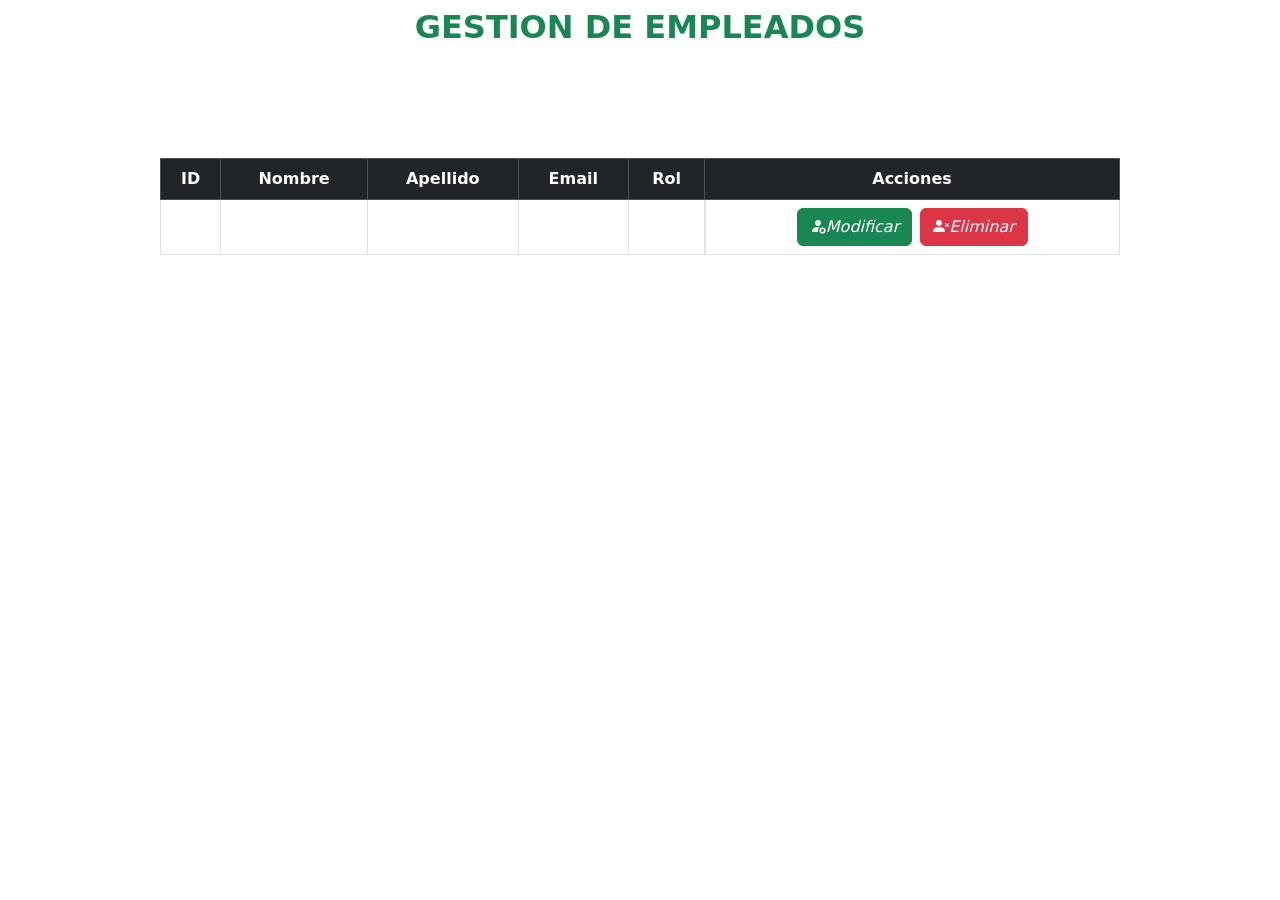
<file: inventario/src/main/resources/templates/empleados.html>
<!doctype html>
<html lang="en" xmlns:th="http://www.thymeleaf.org">
  <head>
    <meta charset="UTF-8" />
    <meta name="viewport" content="width=device-width, initial-scale=1.0" />
    <title>Document</title>
    <link
      href="https://cdn.jsdelivr.net/npm/bootstrap@5.3.8/dist/css/bootstrap.min.css"
      rel="stylesheet"
      integrity="sha384-sRIl4kxILFvY47J16cr9ZwB07vP4J8+LH7qKQnuqkuIAvNWLzeN8tE5YBujZqJLB"
      crossorigin="anonymous"
    />
    <link
      href="https://cdn.jsdelivr.net/npm/bootstrap-icons@1.11.0/font/bootstrap-icons.min.css"
      rel="stylesheet"
    />
    <link rel="stylesheet" th:href="@{/css/main.css}" />
  </head>
  <body>
    <div th:replace="layouts :: mobile_navbar"></div>
    <div th:replace="layouts :: offcanvas_sidebar"></div>
    <div class="main-container">
      <div th:replace="layouts :: sidebar"></div>
      <div class="container-right">
        <div class="title p-2">
          <h2 class="text-center text-success fw-bold">GESTION DE EMPLEADOS</h2>
        </div>
        <!-- <form
          th:action="@{/empleados/guardar}"
          th:object="${empleado}"
          method="post"
          class="row g-3 mt-3 w-75 mx-auto"
        >
          <div class="col-12 col-md-6">
            <label for="nombre" class="form-label">Nombre del empleado</label>
            <input
              id="nombre"
              th:field="*{nombre}"
              th:classappend="${#fields.hasErrors('nombre')} ? 'is-invalid'"
              class="form-control"
              type="text"
              placeholder="Juan"
            />
            <div class="invalid-feedback" th:errors="*{nombre}"></div>
          </div>

          <div class="col-12 col-md-6">
            <label for="apellido" class="form-label"
              >Apellido del empleado</label
            >
            <input
              id="apellido"
              th:field="*{apellido}"
              th:classappend="${#fields.hasErrors('apellido')} ? 'is-invalid'"
              class="form-control"
              type="text"
              placeholder="Perez"
            />
            <div class="invalid-feedback" th:errors="*{apellido}"></div>
          </div>

          <div class="col-12 col-md-6">
            <label for="email" class="form-label">Correo del empleado</label>
            <input
              id="email"
              th:field="*{email}"
              th:classappend="${#fields.hasErrors('email')} ? 'is-invalid'"
              class="form-control"
              type="email"
              placeholder="user@ejemplo.com"
            />
            <div class="invalid-feedback" th:errors="*{email}"></div>
          </div>

          <div class="col-12 col-md-6">
            <label for="password" class="form-label">Contraseña</label>
            <input
              id="password"
              th:field="*{password}"
              th:classappend="${#fields.hasErrors('password')} ? 'is-invalid'"
              class="form-control"
              type="password"
              placeholder="&#x2022;&#x2022;&#x2022;&#x2022;&#x2022;&#x2022;"
            />
            <div class="invalid-feedback" th:errors="*{password}"></div>
          </div>

          <div class="col-12 col-md-6">
            <label for="rol" class="form-label">Rol del empleado</label>
            <select
              id="rol"
              th:field="*{rol}"
              th:classappend="${#fields.hasErrors('rol')} ? 'is-invalid'"
              class="form-select"
            >
              <option value="">Selecciona un rol</option>
              <option
                th:each="r : ${T(com.proyecto.sistema.inventario.entities.Rol).values()}"
                th:value="${r}"
                th:text="${r}"
              ></option>
            </select>
            <div class="invalid-feedback" th:errors="*{rol}"></div>
          </div>

          <div class="col-12 col-md-6 d-flex align-items-end">
            <button class="btn btn-primary w-100" type="submit">Añadir</button>
          </div>
        </form> -->

        <div class="table-responsive mt-5">
          <table class="table mt-5 w-75 text-center mx-auto table-bordered">
            <thead class="table-dark">
              <tr>
                <th>ID</th>
                <th>Nombre</th>
                <th>Apellido</th>
                <th>Email</th>
                <th>Rol</th>
                <th>Acciones</th>
              </tr>
            </thead>
            <tbody>
              <tr th:each="emp : ${listar}">
                <td th:text="${emp.id}"></td>
                <td th:text="${emp.nombre}"></td>
                <td th:text="${emp.apellido}"></td>
                <td th:text="${emp.email}"></td>
                <td th:text="${emp.rol}"></td>
                <td class="d-flex gap-2 justify-content-center">
                  <button
                    class="btn btn-success"
                    type="button"
                    aria-label="Modificar empleado"
                    data-bs-toggle="modal"
                    data-bs-target="#modalEditarEmpleado"
                    th:attr="data-id=${emp.id}, data-nombre=${emp.nombre}, data-apellido=${emp.apellido}, data-email=${emp.email}, data-password=${emp.password}, data-rol=${emp.rol}"
                    onclick="cargarDatosModal(this)"
                  >
                    <i class="bi bi-person-fill-gear">Modificar</i>
                  </button>
                  <form
                    th:action="@{/empleados/eliminar/{id}(id=${emp.id})}"
                    method="post"
                  >
                    <button
                      class="btn btn-danger"
                      type="submit"
                      onclick="return confirm('¿Estás seguro...?');"
                    >
                      <i class="bi bi-person-x-fill">Eliminar</i>
                    </button>
                  </form>
                </td>
              </tr>
            </tbody>
          </table>
        </div>
      </div>
    </div>

    <div
      class="modal fade"
      id="modalEditarEmpleado"
      tabindex="-1"
      aria-labelledby="modalEditarEmpleadoLabel"
      aria-hidden="true"
    >
      <div class="modal-dialog modal-dialog-centered">
        <div class="modal-content">
          <div class="modal-header">
            <h5 class="modal-title fw-semibold" id="modalEditarEmpleadoLabel">
              Editar empleado
            </h5>
            <button
              type="button"
              class="btn-close"
              data-bs-dismiss="modal"
              aria-label="Cerrar"
            ></button>
          </div>
          <div class="modal-body">
            <form
              th:action="@{/empleados/guardar}"
              th:object="${empleado}"
              method="post"
              class="row g-3"
            >
              <input type="hidden" name="id" id="editarId" />
              <div class="col-12">
                <label class="form-label" for="editarNombre">Nombre</label>
                <input
                  id="editarNombre"
                  name="nombre"
                  class="form-control"
                  type="text"
                  placeholder="Juan"
                  required
                />
              </div>
              <div class="col-12">
                <label class="form-label" for="editarApellido">Apellido</label>
                <input
                  id="editarApellido"
                  name="apellido"
                  class="form-control"
                  type="text"
                  placeholder="Perez"
                  required
                />
              </div>
              <div class="col-12">
                <label class="form-label" for="editarEmail">Correo</label>
                <input
                  id="editarEmail"
                  name="email"
                  class="form-control"
                  type="email"
                  placeholder="user@ejemplo.com"
                  required
                />
              </div>
              <div class="col-12">
                <label class="form-label" for="editarPassword"
                  >Contraseña</label
                >
                <input
                  id="editarPassword"
                  name="password"
                  class="form-control"
                  type="password"
                  placeholder="********"
                  required
                />
              </div>
              <div class="col-12">
                <label class="form-label" for="editarRol">Rol</label>
                <select id="editarRol" name="rol" class="form-select" required>
                  <option value="" selected disabled>Selecciona un rol</option>
                  <option
                    th:each="r : ${T(com.proyecto.sistema.inventario.entities.Rol).values()}"
                    th:value="${r}"
                    th:text="${r}"
                  ></option>
                </select>
              </div>
              <div class="modal-footer">
                <button
                  type="button"
                  class="btn btn-outline-secondary"
                  data-bs-dismiss="modal"
                >
                  Cancelar
                </button>
                <button type="submit" class="btn btn-success">Guardar</button>
              </div>
            </form>
          </div>
        </div>
      </div>
    </div>

    <script th:src="@{/js/empleado.js}"></script>
    <script
      src="https://cdn.jsdelivr.net/npm/bootstrap@5.3.8/dist/js/bootstrap.bundle.min.js"
      integrity="sha384-FKyoEForCGlyvwx9Hj09JcYn3nv7wiPVlz7YYwJrWVcXK/BmnVDxM+D2scQbITxI"
      crossorigin="anonymous"
    ></script>
  </body>
</html>
</file>
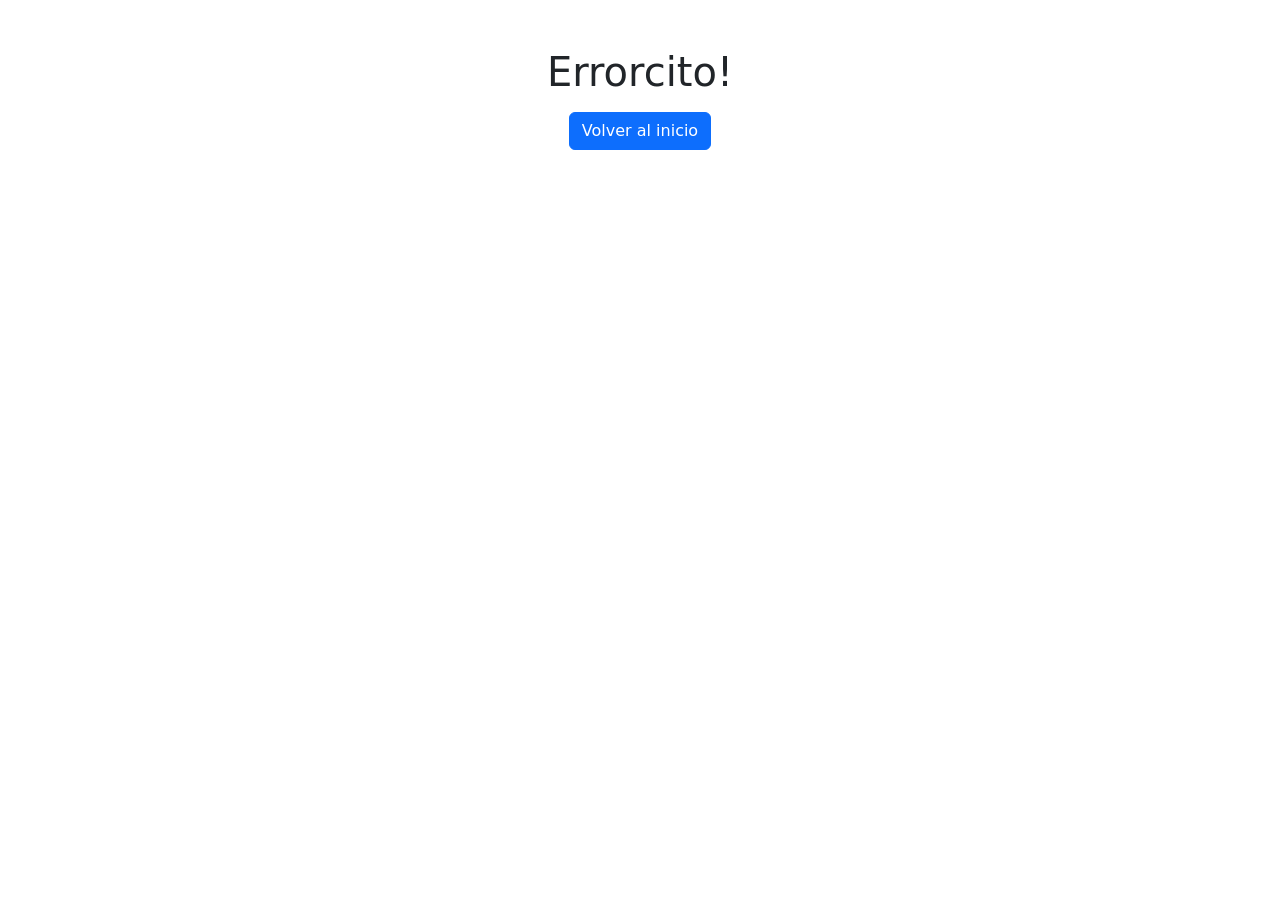
<file: inventario/src/main/resources/templates/error404.html>
<!DOCTYPE html>
<html lang="en" xmlns:th="http://www.thymeleaf.org">
<head>
    <meta charset="UTF-8">
    <title>Error</title>
    <link href="https://cdn.jsdelivr.net/npm/bootstrap@5.3.8/dist/css/bootstrap.min.css" rel="stylesheet">
</head>
<body>
    <div class="container-fluid mt-5">
        <div class="text-center" role="alert">
            <h1 class="alert-heading" th:text="|Error: ${error}|">Errorcito!</h1>
            <p th:text="${mensaje}"></p>
            <p class="text-muted" th:text="${detalle}"></p>
            <a th:href="@{/usuarios}" class="btn btn-primary">Volver al inicio</a>
        </div>
    </div>
</body>
</html>
</file>
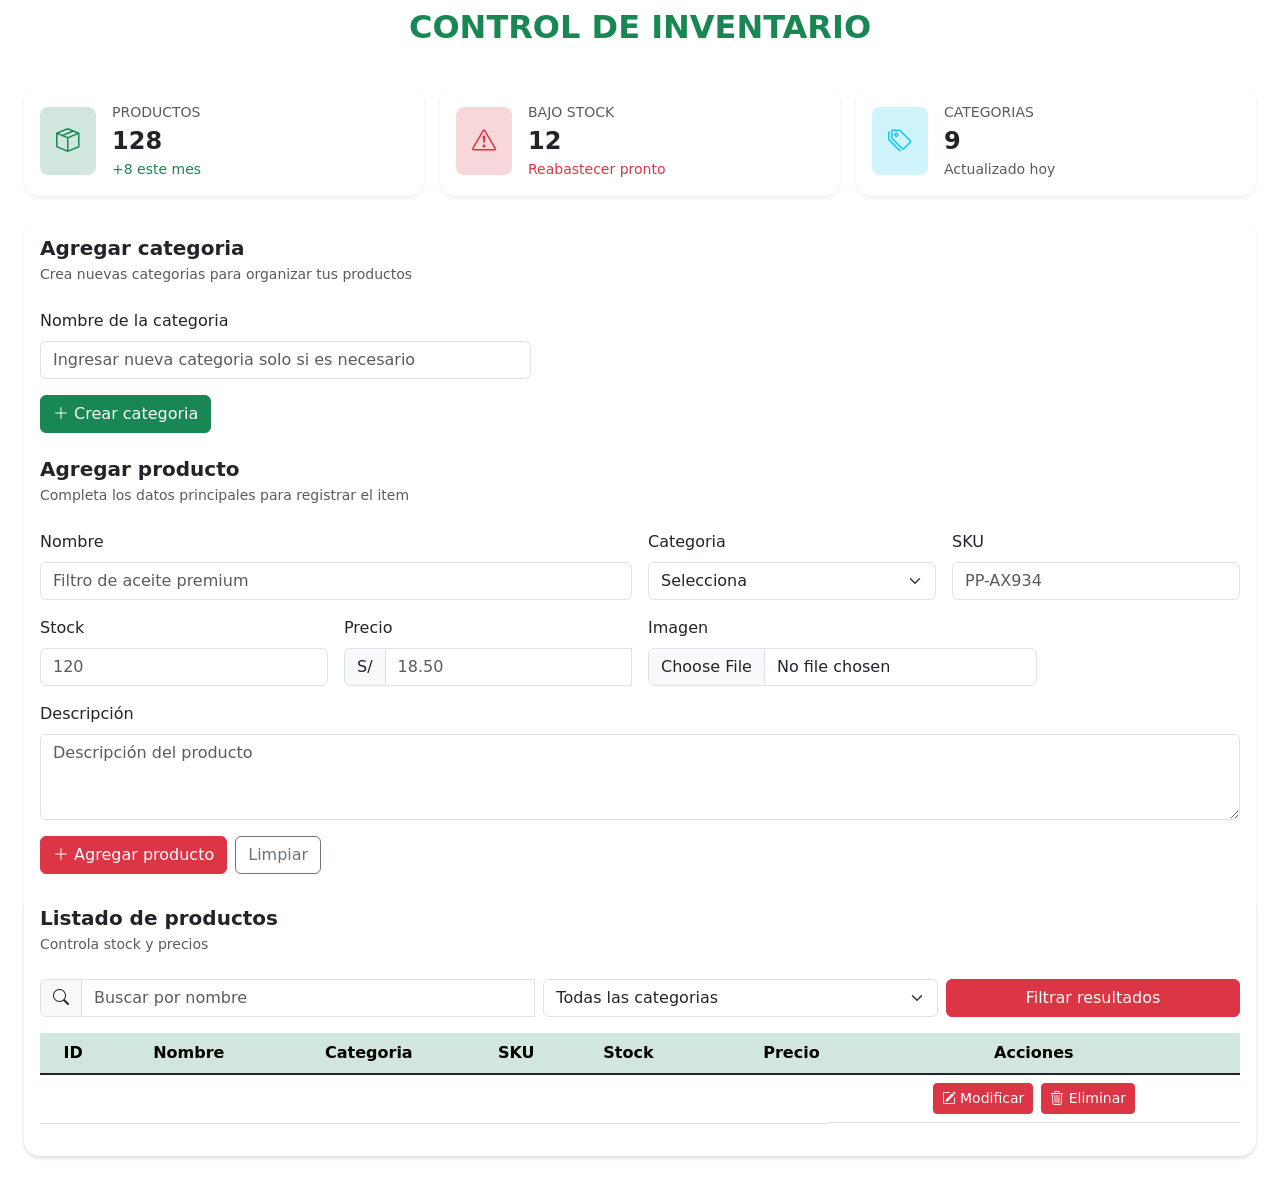
<file: inventario/src/main/resources/templates/inventario.html>
<!doctype html>
<html lang="en" xmlns:th="https://www.thymeleaf.org">

<head>
  <meta charset="UTF-8" />
  <meta name="viewport" content="width=device-width, initial-scale=1.0" />
  <title>Control de Inventario</title>
  <link href="https://cdn.jsdelivr.net/npm/bootstrap@5.3.8/dist/css/bootstrap.min.css" rel="stylesheet"
    integrity="sha384-sRIl4kxILFvY47J16cr9ZwB07vP4J8+LH7qKQnuqkuIAvNWLzeN8tE5YBujZqJLB" crossorigin="anonymous" />
  <link href="https://cdn.jsdelivr.net/npm/bootstrap-icons@1.11.0/font/bootstrap-icons.min.css" rel="stylesheet" />
  <link rel="stylesheet" th:href="@{/css/main.css}" />
</head>

<body>
  <div th:replace="layouts :: mobile_navbar"></div>
  <div th:replace="layouts :: offcanvas_sidebar"></div>
  <div class="main-container">
    <div th:replace="layouts :: sidebar"></div>

    <div class="container-right">
      <div class="title p-2">
        <h2 class="text-center text-success fw-bold">
          CONTROL DE INVENTARIO
        </h2>
      </div>
      <div class="p-4">
        <!-- CARDS ESSTADISTICAS -->
        <div class="row g-3 mb-4">
          <div class="col-12 col-md-4">
            <div class="card border-0 shadow-sm rounded-4">
              <div class="card-body d-flex align-items-center gap-3">
                <div
                  class="bg-success-subtle text-success rounded-3 p-3 d-flex align-items-center justify-content-center">
                  <i class="bi bi-box-seam fs-4"></i>
                </div>
                <div>
                  <div class="text-muted small text-uppercase">Productos</div>
                  <div class="fs-4 fw-semibold" th:text="${totalProductos}">128</div>
                  <div class="small text-success">+8 este mes</div>
                </div>
              </div>
            </div>
          </div>
          <div class="col-12 col-md-4">
            <div class="card border-0 shadow-sm rounded-4">
              <div class="card-body d-flex align-items-center gap-3">
                <div
                  class="bg-danger-subtle text-danger rounded-3 p-3 d-flex align-items-center justify-content-center">
                  <i class="bi bi-exclamation-triangle fs-4"></i>
                </div>
                <div>
                  <div class="text-muted small text-uppercase">
                    Bajo stock
                  </div>
                  <div class="fs-4 fw-semibold" th:text="${bajoStock}">12</div>
                  <div class="small text-danger">Reabastecer pronto</div>
                </div>
              </div>
            </div>
          </div>
          <div class="col-12 col-md-4">
            <div class="card border-0 shadow-sm rounded-4">
              <div class="card-body d-flex align-items-center gap-3">
                <div class="bg-info-subtle text-info rounded-3 p-3 d-flex align-items-center justify-content-center">
                  <i class="bi bi-tags fs-4"></i>
                </div>
                <div>
                  <div class="text-muted small text-uppercase">
                    Categorias
                  </div>
                  <div class="fs-4 fw-semibold" th:text="${totalCategorias}">9</div>
                  <div class="small text-muted">Actualizado hoy</div>
                </div>
              </div>
            </div>
          </div>
        </div>
        <!-- SECCTION AGREGAR PRODUCTO -->
        <div class="card border-0 shadow-sm rounded-4 mb-4">
          <div class="card-body">
            <!-- FORMULARIO AGREGAR CATEGORIA -->
            <div>
              <h5 class="mb-1 fw-bold">Agregar categoria</h5>
              <div class="text-muted small">
                Crea nuevas categorias para organizar tus productos
              </div>
              <form th:action="@{/inventario/categorias}" th:object="${categoria}" class="row g-3 mt-2 mb-2"
                method="post">
                <div class="col-12 col-md-5">
                  <label class="form-label" for="nombreCategoria">Nombre de la categoria</label>
                  <input class="form-control" th:field="*{nombre}" type="text"
                    placeholder="Ingresar nueva categoria solo si es necesario" required>
                </div>
                <div>
                  <button class="btn btn-success" type="submit">
                    <i class="bi bi-plus-lg"></i>
                    Crear categoria</button>
                </div>
              </form>
              <div class="mt-4">
                <h5 class="mb-1 fw-bold">Agregar producto</h5>
                <div class="text-muted small">
                  Completa los datos principales para registrar el item
                </div>
              </div>
              <!-- FORMULARIO DE REGISTRO DE PRODUCTO -->
              <form class="row g-3 mt-2" method="post" th:object="${producto}" th:action="@{/inventario/productos}"
                enctype="multipart/form-data">
                <!-- LLENAR NOMBRE DEL PRODUCTO -->
                <div class="col-12 col-md-6">
                  <label class="form-label" for="nombreProducto">Nombre</label>
                  <input id="nombreProducto" class="form-control" th:field="*{nombre}"
                    th:classappend="${#fields.hasErrors('nombre')} ? 'is-invalid'" type="text"
                    placeholder="Filtro de aceite premium" />
                  <div class="invalid-feedback" th:errors="*{nombre}"></div>
                </div>
                <!-- SELECCIONAR CATEGORIA -->
                <div class="col-12 col-md-3">
                  <label class="form-label" for="categoriaProducto">
                    Categoria
                  </label>
                  <select id="categoriaProducto" class="form-select" th:field="*{categoria.id}"
                    th:classappend="${#fields.hasErrors('categoriaSeleccionada')} ? 'is-invalid'">
                    <option value="" selected aria-readonly="true">Selecciona</option>
                    <option th:each="c : ${categorias}" th:value="${c.id}" th:text="${c.nombre}"></option>
                  </select>
                  <div class="invalid-feedback" th:errors="*{categoriaSeleccionada}"></div>
                </div>
                <!-- LLENAR SKU DEL PRODUCTO -->
                <div class="col-12 col-md-3">
                  <label class="form-label" for="skuProducto">SKU</label>
                  <input id="skuProducto" class="form-control" th:field="*{sku}"
                    th:classappend="${#fields.hasErrors('sku')} ? 'is-invalid'" type="text" placeholder="PP-AX934" />
                  <div class="invalid-feedback" th:errors="*{sku}"></div>
                </div>
                <!-- LLENAR STOCK DEL PRODUCTO -->
                <div class="col-12 col-md-3">
                  <label class="form-label" for="stockProducto">Stock</label>
                  <input id="stockProducto" class="form-control" th:field="*{stock}"
                    th:classappend="${#fields.hasErrors('stock')} ? 'is-invalid'" type="number" min="0" step="1"
                    placeholder="120" />
                  <div class="invalid-feedback" th:errors="*{stock}"></div>
                </div>
                <!-- LLENAR PRECIO DEL PRODUCTO -->
                <div class="col-12 col-md-3">
                  <label class="form-label" for="precioProducto">Precio</label>
                  <div class="input-group">
                    <span class="input-group-text">S/</span>
                    <input id="precioProducto" class="form-control" th:field="*{precio}"
                      th:classappend="${#fields.hasErrors('precio')} ? 'is-invalid'" type="number" min="0" step="0.01"
                      placeholder="18.50" />
                    <div class="invalid-feedback" th:errors="*{precio}"></div>
                  </div>
                </div>
                <!-- INSERTAR IMAGEN DEL PRODUCTO -->
                <div class="col-md-4 col-12">
                  <label for="imagenProducto" class="form-label">Imagen</label>
                  <input type="file" name="archivoImagen" accept="image/*" id="imagenProducto" class="form-control">
                  <div class="invalid-feedback"></div>
                </div>
                <!-- LLENAR DESCRIPCION DEL PRODUCTO -->
                <div class="col-12">
                  <label class="form-label" for="descripcionProducto">Descripción</label>
                  <textarea id="descripcionProducto" class="form-control" th:field="*{descripcion}"
                    th:classappend="${#fields.hasErrors('descripcion')} ? 'is-invalid'"
                    placeholder="Descripción del producto" rows="3"></textarea>
                  <div class="invalid-feedback" th:errors="*{descripcion}"></div>
                </div>
                <div class="col-12 d-flex flex-wrap gap-2">
                  <button class="btn btn-danger" type="submit">
                    <i class="bi bi-plus-lg"></i>
                    Agregar producto
                  </button>
                  <button class="btn btn-outline-secondary" type="reset">
                    Limpiar
                  </button>
                </div>
              </form>
            </div>
          </div>
          <!-- TABLE DE PRODUCTOS -->
          <div class="card border-0 shadow-sm rounded-4">
            <div class="card-body">
              <div>
                <h5 class="mb-1 fw-semibold">Listado de productos</h5>
                <div class="text-muted small">Controla stock y precios</div>
              </div>
              <form class="row g-2 mt-3" th:action="@{/inventario}" method="get">
                <div class="col-12 col-md-5">
                  <div class="input-group">
                    <span class="input-group-text">
                      <i class="bi bi-search"></i>
                    </span>
                    <input class="form-control" id="buscarProducto" name="q" th:value="${q}" list="sugerenciaProductos"
                      type="text" placeholder="Buscar por nombre" />
                    <datalist id="sugerenciaProductos"></datalist>
                  </div>
                </div>
                <div class="col-12 col-md-4">
                  <select class="form-select" name="categoriaId">
                    <option value="">Todas las categorias</option>
                    <option th:each="c : ${categorias}" th:text="${c.nombre}" th:value="${c.id}"
                      th:selected="${categoriaId != null and categoriaId == c.id}"></option>
                  </select>
                </div>
                <div class="col-12 col-md-3">
                  <button class="btn btn-danger w-100" type="submit">
                    Filtrar resultados
                  </button>
                </div>
              </form>

              <div class="table-responsive mt-3">
                <table class="table align-middle table-hover">
                  <thead class="table-success">
                    <tr class="text-center">
                      <th>ID</th>
                      <th>Nombre</th>
                      <th>Categoria</th>
                      <th>SKU</th>
                      <th>Stock</th>
                      <th class="text-end">Precio</th>
                      <th>Acciones</th>
                    </tr>
                  </thead>
                  <tbody class="table-group-divider">
                    <tr th:each=" p : ${productos}" class="text-center">
                      <td th:text="${p.id}"></td>
                      <td th:text="${p.nombre}"></td>
                      <td th:text="${p.categoria.nombre}"></td>
                      <td th:text="${p.sku}"></td>
                      <td th:text="${p.stock}"></td>
                      <td class="text-end" th:text="|S/ ${p.precio}|"></td>
                      <td class="d-flex gap-2 justify-content-center">
                        <button class="btn btn-sm btn-danger" type="button" data-bs-toggle="modal"
                          data-bs-target="#editarProducto" th:attr="data-id=${p.id}, data-nombre=${p.nombre},
                          data-categoria=${p.categoria.id},data-sku=${p.sku},
                          data-stock=${p.stock}, data-precio=${p.precio}, data-descripcion=${p.descripcion}"
                          onclick="cargarDatosModal(this)">
                          <i class="bi bi-pencil-square"></i>
                          Modificar
                        </button>
                        <a class="btn btn-sm btn-danger" type="button"
                          th:href="@{/inventario/productos/eliminar/{id}(id=${p.id})}">
                          <i class="bi bi-trash3"></i>
                          Eliminar
                        </a>
                      </td>
                    </tr>
                  </tbody>
                </table>
              </div>
            </div>
          </div>
        </div>
      </div>
    </div>

    <!-- MODAL EDITAR PRODUCTO -->
    <div class="modal fade" id="editarProducto" tabindex="-1" aria-labelledby="modalEditarProductoLabel"
      aria-hidden="true">
      <div class="modal-dialog modal-dialog-centered modal-lg">
        <div class="modal-content">
          <div class="modal-header">
            <h5 class="modal-title fw-semibold" id="modalEditarProductoLabel">
              Editar producto
            </h5>
            <button type="button" class="btn-close" data-bs-dismiss="modal" aria-label="Cerrar"></button>
          </div>
          <div class="modal-body">
            <form th:action="@{/inventario/productos}" class="row g-3" method="post" enctype="multipart/form-data">
              <input type="hidden" name="id" id="editarId" />
              <div class="col-12">
                <label class="form-label" for="editarNombreProducto">Nombre</label>
                <input id="editarNombreProducto" name="nombre" class="form-control" type="text"
                  placeholder="Filtro de aceite premium" required />
              </div>

              <div class="col-12 col-md-6">
                <label class="form-label" for="editarCategoriaProducto">Categoría</label>
                <select id="editarCategoriaProducto" name="categoria" class="form-select" required>
                  <option value="" disabled>Selecciona</option>
                  <option th:each="c : ${categorias}" th:value="${c.id}" th:text="${c.nombre}"></option>

                </select>
              </div>

              <div class="col-12 col-md-6">
                <label class="form-label" for="editarSkuProducto">SKU</label>
                <input id="editarSkuProducto" name="sku" class="form-control" type="text" placeholder="PP-AX934" />
              </div>

              <div class="col-12 col-md-3">
                <label class="form-label" for="editarStockProducto">Stock</label>
                <input id="editarStockProducto" name="stock" class="form-control" type="number" min="0" step="1"
                  required />
              </div>

              <div class="col-12 col-md-3">
                <label class="form-label" for="editarPrecioProducto">Precio</label>
                <div class="input-group">
                  <span class="input-group-text">S/</span>
                  <input id="editarPrecioProducto" name="precio" class="form-control" min="0" step="0.01" type="number"
                    required />
                </div>
              </div>
              <div class="col-12 col-md-6">
                <label for="editarImagenProducto" class="form-label">Imagen</label>
                <input type="file" name="archivoImagen" id="editarImagenProducto" class="form-control" accept="image/*">
              </div>
              <div class="col-12">
                <label for="editarDescripcionProducto" class="form-label">Descripcion</label>
                <textarea name="descripcion" id="editarDescripcionProducto" class="form-control" required></textarea>
              </div>

              <div class="modal-footer w-100 px-0 pb-0 mt-3 border-0">
                <button type="button" class="btn btn-outline-secondary" data-bs-dismiss="modal">
                  Cancelar
                </button>
                <button type="submit" class="btn btn-success">Guardar</button>
              </div>
            </form>
          </div>
        </div>
      </div>
    </div>

    <script th:src="@{/js/inventario.js}"></script>
    <script src="https://cdn.jsdelivr.net/npm/bootstrap@5.3.8/dist/js/bootstrap.bundle.min.js"
      integrity="sha384-FKyoEForCGlyvwx9Hj09JcYn3nv7wiPVlz7YYwJrWVcXK/BmnVDxM+D2scQbITxI"
      crossorigin="anonymous"></script>
</body>

</html>
</file>
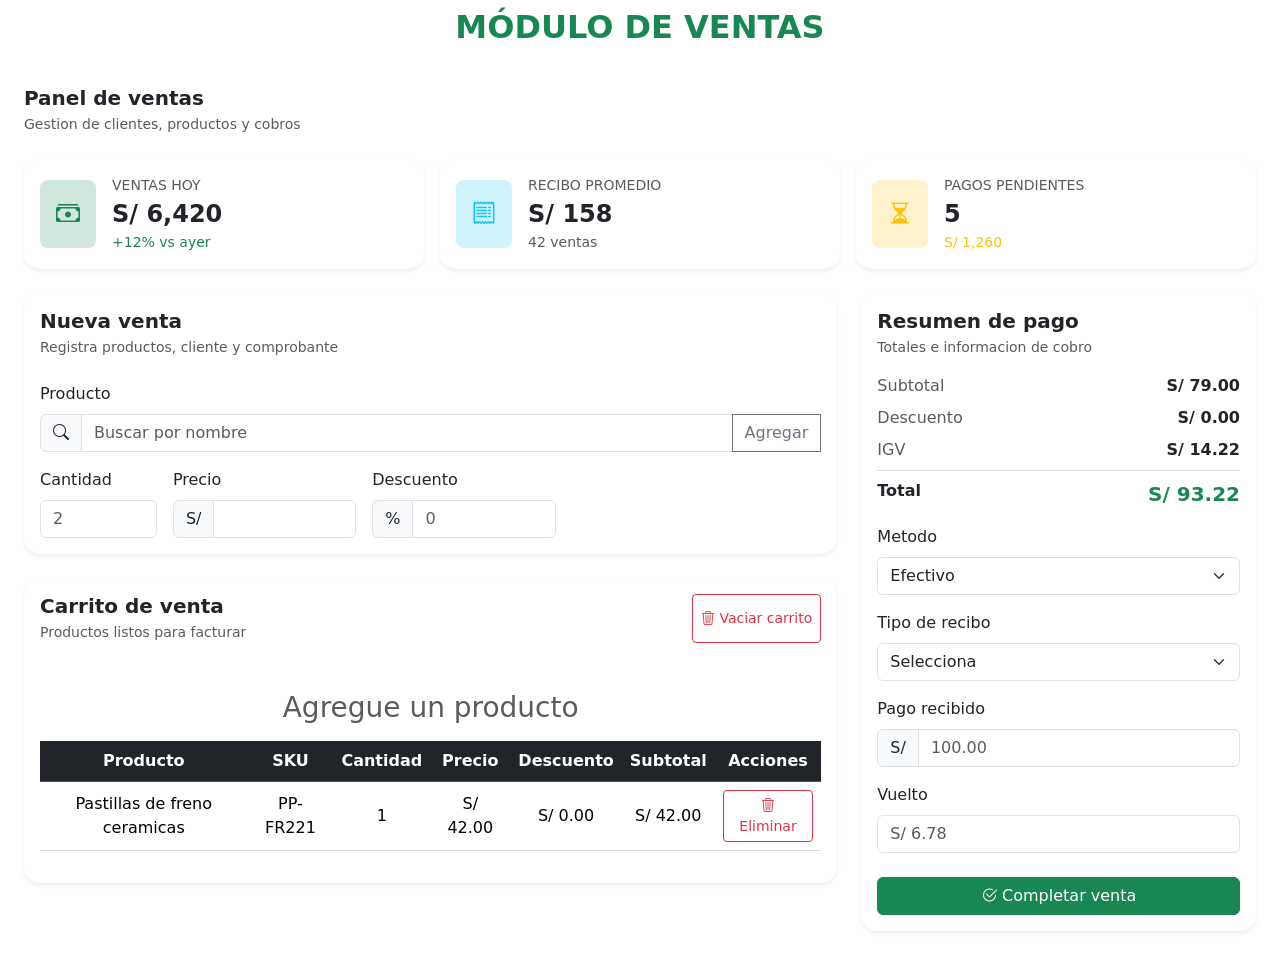
<file: inventario/src/main/resources/templates/ventas.html>
<!doctype html>
<html lang="en" xmlns:th="http://www.thymeleaf.org">
  <head>
    <meta charset="UTF-8" />
    <meta name="viewport" content="width=device-width, initial-scale=1.0" />
    <title>Modulo de ventas</title>
    <link
      href="https://cdn.jsdelivr.net/npm/bootstrap@5.3.8/dist/css/bootstrap.min.css"
      rel="stylesheet"
      integrity="sha384-sRIl4kxILFvY47J16cr9ZwB07vP4J8+LH7qKQnuqkuIAvNWLzeN8tE5YBujZqJLB"
      crossorigin="anonymous"
    />
    <link
      href="https://cdn.jsdelivr.net/npm/bootstrap-icons@1.11.0/font/bootstrap-icons.min.css"
      rel="stylesheet"
    />
    <link
      href="https://fonts.googleapis.com/css2?family=Space+Grotesk:wght@400;500;600;700&display=swap"
      rel="stylesheet"
    />
    <link rel="stylesheet" th:href="@{/css/main.css}" />
  </head>
  <body>
    <div th:replace="layouts :: mobile_navbar"></div>
    <div th:replace="layouts :: offcanvas_sidebar"></div>
    <div class="main-container">
      <div th:replace="layouts :: sidebar"></div>
      <div class="container-right">
        <div class="title p-2">
          <h2 class="text-center text-success fw-bold">MÓDULO DE VENTAS</h2>
        </div>
        <div class="p-4">
          <div class="mb-4">
            <h5 class="fw-semibold mb-1">Panel de ventas</h5>
            <div class="text-muted small">
              Gestion de clientes, productos y cobros
            </div>
          </div>

          <div class="row g-3 mb-4">
            <div class="col-12 col-md-4">
              <div class="card border-0 shadow-sm rounded-4">
                <div class="card-body d-flex align-items-center gap-3">
                  <div
                    class="bg-success-subtle text-success rounded-3 p-3 d-flex align-items-center justify-content-center"
                  >
                    <i class="bi bi-cash-stack fs-4"></i>
                  </div>
                  <div>
                    <div class="text-muted small text-uppercase">
                      Ventas hoy
                    </div>
                    <div class="fs-4 fw-semibold">S/ 6,420</div>
                    <div class="small text-success">+12% vs ayer</div>
                  </div>
                </div>
              </div>
            </div>
            <div class="col-12 col-md-4">
              <div class="card border-0 shadow-sm rounded-4">
                <div class="card-body d-flex align-items-center gap-3">
                  <div
                    class="bg-info-subtle text-info rounded-3 p-3 d-flex align-items-center justify-content-center"
                  >
                    <i class="bi bi-receipt fs-4"></i>
                  </div>
                  <div>
                    <div class="text-muted small text-uppercase">
                      Recibo promedio
                    </div>
                    <div
                      class="fs-4 fw-semibold"
                      th:text="|S/ ${promedioVenta}|"
                    >
                      S/ 158
                    </div>
                    <div class="small text-muted">42 ventas</div>
                  </div>
                </div>
              </div>
            </div>
            <div class="col-12 col-md-4">
              <div class="card border-0 shadow-sm rounded-4">
                <div class="card-body d-flex align-items-center gap-3">
                  <div
                    class="bg-warning-subtle text-warning rounded-3 p-3 d-flex align-items-center justify-content-center"
                  >
                    <i class="bi bi-hourglass-split fs-4"></i>
                  </div>
                  <div>
                    <div class="text-muted small text-uppercase">
                      Pagos pendientes
                    </div>
                    <div class="fs-4 fw-semibold">5</div>
                    <div class="small text-warning">S/ 1,260</div>
                  </div>
                </div>
              </div>
            </div>
          </div>

          <div class="row g-4">
            <div class="col-12 col-lg-8">
              <div class="card border-0 shadow-sm rounded-4 mb-4">
                <div class="card-body">
                  <div>
                    <h5 class="mb-1 fw-semibold">Nueva venta</h5>
                    <div class="text-muted small">
                      Registra productos, cliente y comprobante
                    </div>
                  </div>
                  <form
                    class="row g-3 mt-2"
                    th:action="@{/ventas/agregar}"
                    method="post"
                  >
                    <div class="col-12 col-md-12">
                      <label class="form-label" for="productoVenta">
                        Producto
                      </label>
                      <div class="input-group">
                        <span class="input-group-text">
                          <i class="bi bi-search"></i>
                        </span>
                        <input
                          id="productoVenta"
                          class="form-control"
                          type="text"
                          placeholder="Buscar por nombre"
                          list="sugerenciaProductosVenta"
                          name="nombreProducto"
                          th:value="${q}"
                          required
                        />
                        <datalist id="sugerenciaProductosVenta"></datalist>
                        <button class="btn btn-outline-secondary" type="submit">
                          Agregar
                        </button>
                        <div class="invalid-feedback">
                          Ingrese el nombre del producto
                        </div>
                      </div>
                    </div>
                    <div class="col-12 col-md-2">
                      <label class="form-label" for="cantidadVenta"
                        >Cantidad</label
                      >
                      <input
                        id="cantidadVenta"
                        class="form-control"
                        type="number"
                        min="1"
                        step="1"
                        placeholder="2"
                        name="cantidad"
                        required
                      />
                      <div class="invalid-feedback">Ingrese la cantidad</div>
                    </div>
                    <div class="col-12 col-md-3">
                      <label class="form-label" for="precioVenta">Precio</label>
                      <div class="input-group">
                        <span class="input-group-text">S/</span>
                        <input
                          id="precioVenta"
                          class="form-control text-muted"
                          type="number"
                          readonly
                        />
                      </div>
                    </div>
                    <div class="col-12 col-md-3">
                      <label class="form-label" for="descuentoVenta">
                        Descuento
                      </label>
                      <div class="input-group">
                        <span class="input-group-text">%</span>
                        <input
                          id="descuentoVenta"
                          class="form-control"
                          type="number"
                          min="0"
                          step="1"
                          name="descuento"
                          placeholder="0"
                        />
                      </div>
                    </div>
                  </form>
                </div>
              </div>

              <div class="card border-0 shadow-sm rounded-4">
                <div class="card-body">
                  <div class="d-flex flex-wrap gap-2 justify-content-between">
                    <div>
                      <h5 class="mb-1 fw-semibold">Carrito de venta</h5>
                      <div class="text-muted small">
                        Productos listos para facturar
                      </div>
                    </div>
                    <button
                      class="btn btn-outline-danger btn-sm"
                      type="button"
                      th:if="${venta.detalles.size() > 0}"
                    >
                      <i class="bi bi-trash3"></i>
                      Vaciar carrito
                    </button>
                  </div>
                  <div th:if="${venta.detalles.size() == 0}" class="mt-5">
                    <h3 class="text-center text-muted">Agregue un producto</h3>
                  </div>
                  <div
                    class="table-responsive mt-3"
                    th:if="${venta.detalles.size() > 0}"
                  >
                    <table class="table align-middle table-hover">
                      <thead class="table-dark">
                        <tr class="text-center">
                          <th>Producto</th>
                          <th>SKU</th>
                          <th>Cantidad</th>
                          <th>Precio</th>
                          <th>Descuento</th>
                          <th>Subtotal</th>
                          <th>Acciones</th>
                        </tr>
                      </thead>
                      <tbody>
                        <tr
                          th:each="detalle : ${venta.detalles}"
                          class="text-center"
                        >
                          <td th:text="${detalle.producto.nombre}">
                            Pastillas de freno ceramicas
                          </td>
                          <td th:text="${detalle.producto.sku}">PP-FR221</td>
                          <td th:text="${detalle.cantidad}">1</td>
                          <td th:text="${detalle.precioUnitario}">S/ 42.00</td>
                          <td th:text="${detalle.descuento}">S/ 0.00</td>
                          <td th:text="${detalle.subtotal}">S/ 42.00</td>
                          <td class="d-flex gap-2 justify-content-center">
                            <form th:action="@{/ventas/eliminar}" method="post">
                              <input
                                type="hidden"
                                name="productoId"
                                th:value="${detalle.producto.id}"
                              />
                              <button
                                class="btn btn-sm btn-outline-danger"
                                type="submit"
                              >
                                <i class="bi bi-trash3"></i>
                                Eliminar
                              </button>
                            </form>
                          </td>
                        </tr>
                      </tbody>
                    </table>
                  </div>
                </div>
              </div>
            </div>

            <div class="col-12 col-lg-4">
              <div class="card border-0 shadow-sm rounded-4 mb-4">
                <div class="card-body">
                  <h5 class="mb-1 fw-semibold">Resumen de pago</h5>
                  <div class="text-muted small mb-3">
                    Totales e informacion de cobro
                  </div>
                  <div>
                    <div class="d-flex justify-content-between mb-2">
                      <span class="text-muted">Subtotal</span>
                      <span class="fw-semibold" th:text="${venta.subTotal}"
                        >S/ 79.00</span
                      >
                    </div>
                    <div class="d-flex justify-content-between mb-2">
                      <span class="text-muted">Descuento</span>
                      <span class="fw-semibold" th:text="${venta.descuento}"
                        >S/ 0.00</span
                      >
                    </div>
                    <div class="d-flex justify-content-between mb-2">
                      <span class="text-muted">IGV</span>
                      <span class="fw-semibold" th:text="${venta.igv}"
                        >S/ 14.22</span
                      >
                    </div>
                    <div class="d-flex justify-content-between border-top pt-2">
                      <span class="fw-semibold">Total</span>
                      <span
                        class="fs-5 fw-bold text-success"
                        th:text="${venta.total}"
                        >S/ 93.22</span
                      >
                    </div>
                  </div>

                  <form th:action="@{/ventas/completar}" method="post">
                    <div class="mt-3">
                      <label class="form-label" for="metodoPago">Metodo</label>
                      <select
                        id="metodoPago"
                        class="form-select"
                        name="metodoPago"
                      >
                        <option value="efectivo" selected>Efectivo</option>
                        <option value="tarjeta">Tarjeta</option>
                        <option value="transferencia">Transferencia</option>
                      </select>
                    </div>
                    <div class="mt-3">
                      <label class="form-label" for="documentoVenta">
                        Tipo de recibo
                      </label>
                      <select
                        id="documentoVenta"
                        class="form-select"
                        name="tipoRecibo"
                        required
                      >
                        <option value="" selected disabled>Selecciona</option>
                        <option value="boleta">Boleta</option>
                        <option value="factura">Factura</option>
                      </select>
                    </div>
                    <div class="mt-3" id="pago-recibido">
                      <label class="form-label" for="pagoRecibido">
                        Pago recibido
                      </label>

                      <div class="input-group">
                        <span class="input-group-text">S/</span>
                        <input
                          id="pagoRecibido"
                          class="form-control"
                          type="number"
                          min="0"
                          step="0.01"
                          placeholder="100.00"
                          name="pagoRecibido"
                        />
                      </div>
                    </div>
                    <div class="mt-3" id="vuelto">
                      <label class="form-label" for="vueltoPago">Vuelto</label>
                      <input
                        id="vueltoPago"
                        class="form-control"
                        type="text"
                        placeholder="S/ 6.78"
                        readonly
                      />
                    </div>
                    <div class="d-grid gap-2 mt-4">
                      <button class="btn btn-success" type="submit">
                        <i class="bi bi-check2-circle"></i>
                        Completar venta
                      </button>
                    </div>
                  </form>
                </div>
              </div>
            </div>
          </div>
        </div>
      </div>
    </div>
    <script th:src="@{/js/venta.js}"></script>
    <script
      src="https://cdn.jsdelivr.net/npm/bootstrap@5.3.8/dist/js/bootstrap.bundle.min.js"
      integrity="sha384-FKyoEForCGlyvwx9Hj09JcYn3nv7wiPVlz7YYwJrWVcXK/BmnVDxM+D2scQbITxI"
      crossorigin="anonymous"
    ></script>
  </body>
</html>
</file>
